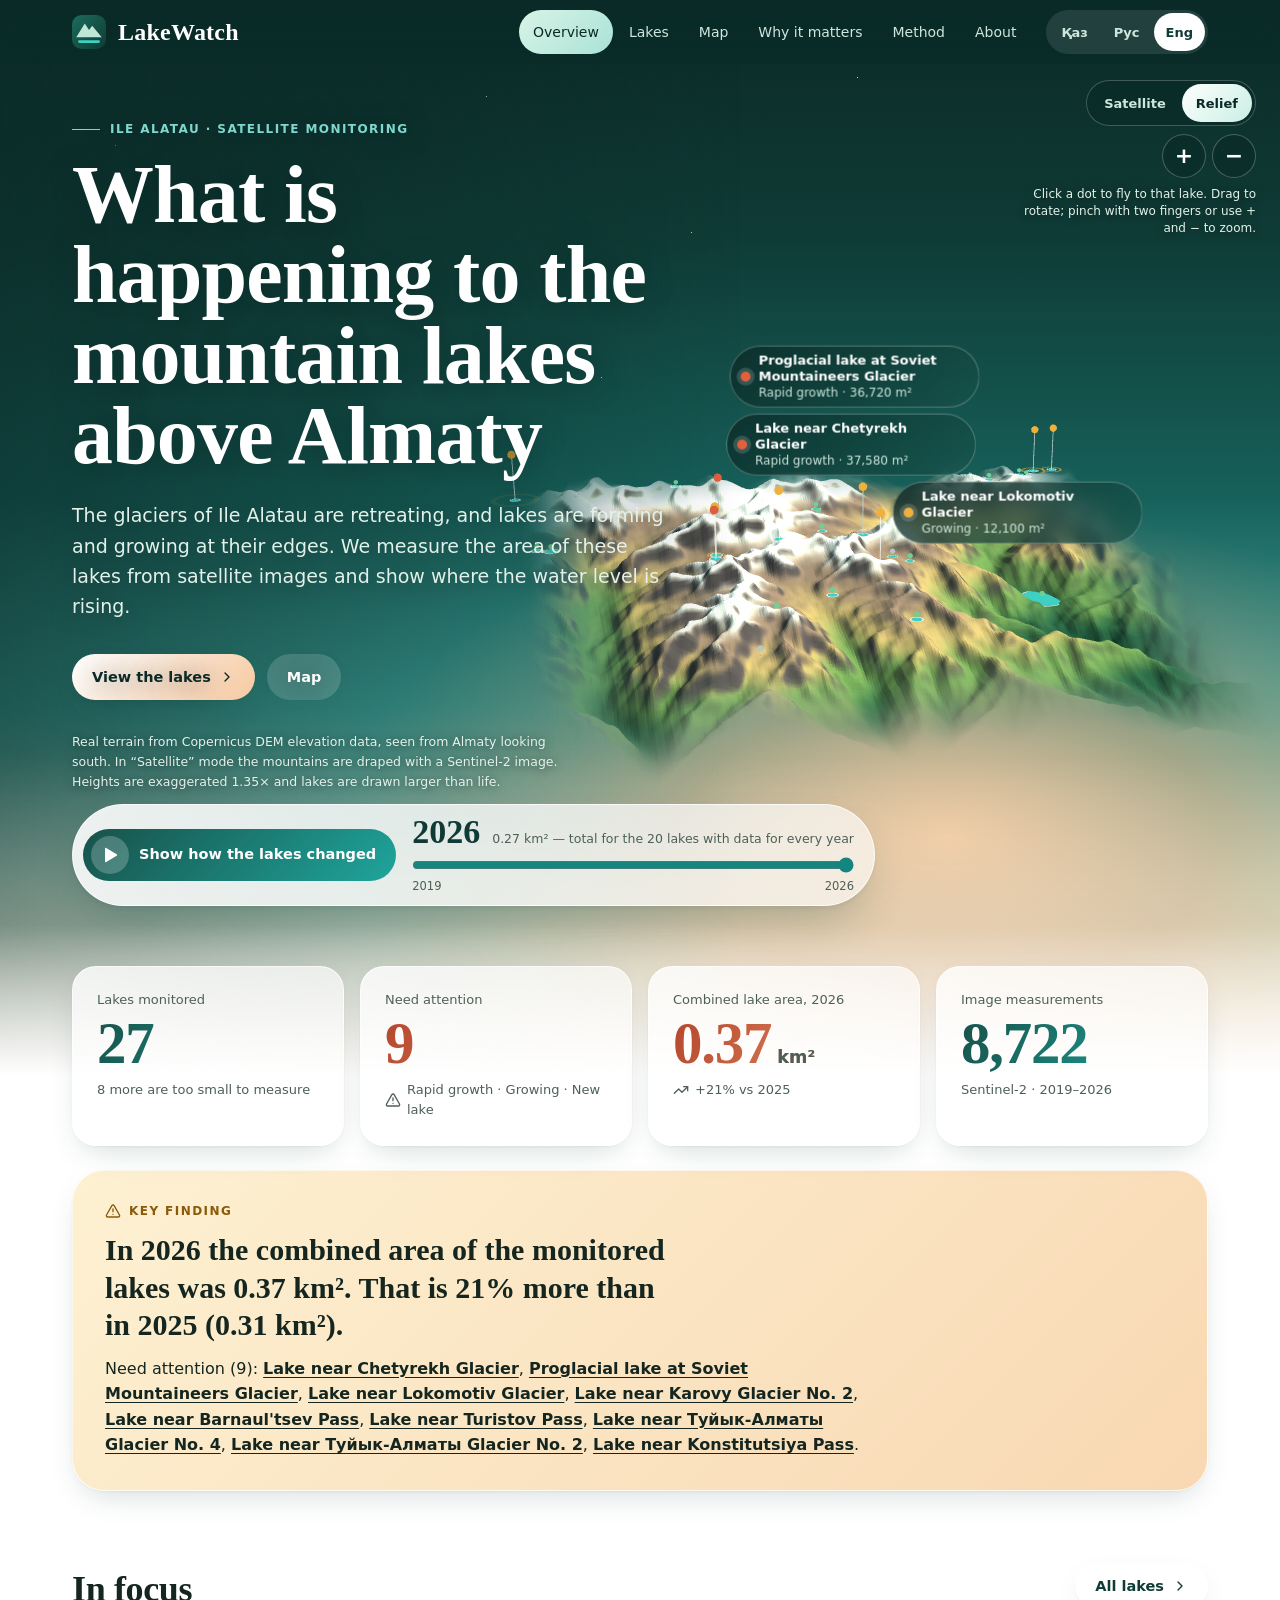
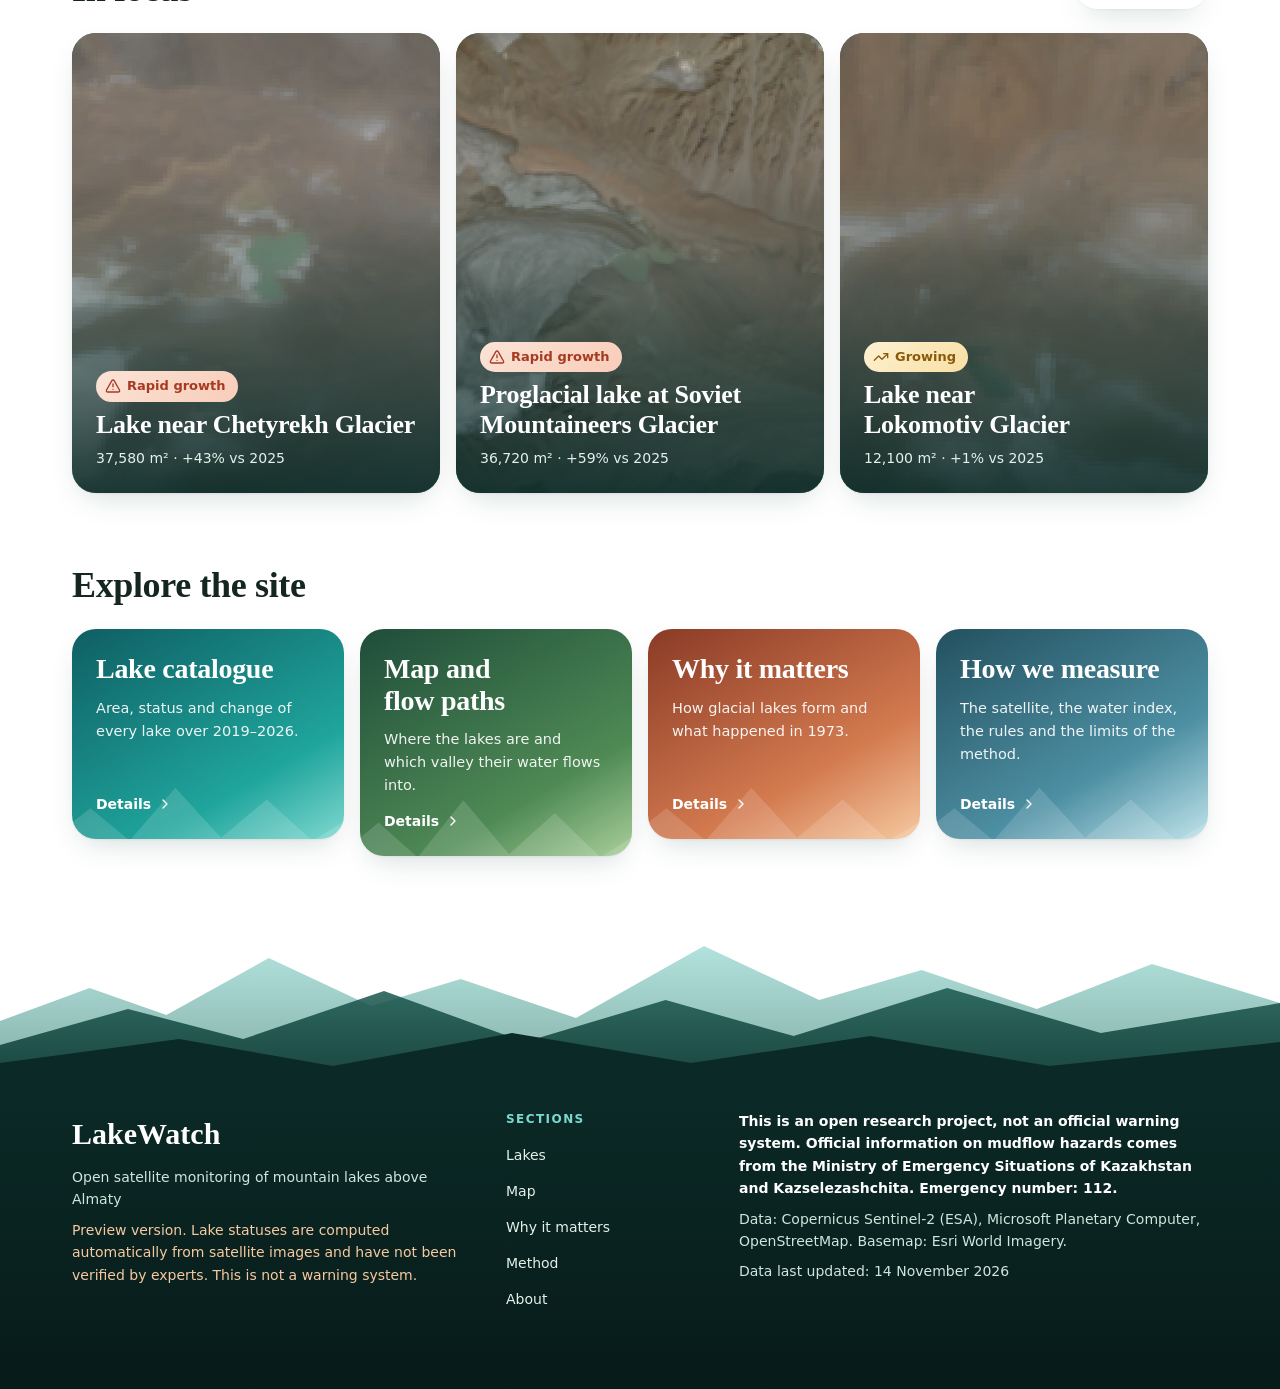
<file: index.html>
<!doctype html>
<html lang="ru">
<head>
  <meta charset="utf-8">
  <meta name="viewport" content="width=device-width, initial-scale=1">
  <title>LakeWatch · Озёра Иле-Алатау</title>
  <meta name="description" content="Открытый спутниковый мониторинг горных озёр над Алматы. Алматы үстіндегі тау көлдерін ашық бақылау. Open satellite monitoring of mountain lakes above Almaty.">
  <meta name="theme-color" content="#0f3b36">
  <!-- Политика безопасности: страница выполняет только собственные скрипты, не отправляет никуда данные,
       не встраивает чужие объекты. Картинки карты — только с сервера спутниковой подложки. -->
  <meta http-equiv="Content-Security-Policy" content="default-src 'self'; script-src 'self'; style-src 'self' 'unsafe-inline' https://fonts.googleapis.com; font-src https://fonts.gstatic.com; img-src 'self' data: blob: https://server.arcgisonline.com; connect-src 'self'; object-src 'none'; base-uri 'self'; form-action 'none'">
  <meta name="referrer" content="strict-origin-when-cross-origin">
  <link rel="icon" href="data:image/svg+xml,%3Csvg xmlns='http://www.w3.org/2000/svg' viewBox='0 0 32 32'%3E%3Crect width='32' height='32' rx='9' fill='%230f3b36'/%3E%3Cpath d='M4 21 12 8l4 6 3-4 9 11z' fill='%23bfe6d6'/%3E%3Cpath d='M7 25h18' stroke='%233fd0c4' stroke-width='2.6' stroke-linecap='round'/%3E%3C/svg%3E">
  <link rel="preconnect" href="https://fonts.googleapis.com">
  <link rel="preconnect" href="https://fonts.gstatic.com" crossorigin>
  <link rel="stylesheet" href="https://fonts.googleapis.com/css2?family=Cormorant+Garamond:wght@500;600;700&family=Inter:wght@400;500;600&display=swap">
  <link rel="stylesheet" href="vendor/leaflet.min.css">
  <link rel="stylesheet" href="css/styles.css">
</head>
<body>
  <!-- Тексты ниже — запасные (по-русски): их видно, даже если скрипт ещё не загрузился.
       Потом js/app.js заменяет их на выбранный язык. -->
  <a class="skip-link" href="#main" data-i18n="a11y.skip">Перейти к содержанию</a>
  <div id="progress" class="progress" role="progressbar" aria-label="Загрузка" hidden></div>

  <header class="site-header">
    <div class="wrap header-row">
      <a href="#/" class="brand" aria-label="LakeWatch">
        <svg class="brand-mark" viewBox="0 0 32 32" aria-hidden="true">
          <defs><linearGradient id="bm" x1="0" y1="0" x2="1" y2="1"><stop offset="0" stop-color="#1c6b5c"/><stop offset="1" stop-color="#0f3b36"/></linearGradient></defs>
          <rect width="32" height="32" rx="9" fill="url(#bm)"/><path d="M4 21 12 8l4 6 3-4 9 11z" fill="#bfe6d6"/><path d="M7 25h18" stroke="#3fd0c4" stroke-width="2.6" stroke-linecap="round"/></svg>
        <b data-i18n="app.brand">LakeWatch</b>
      </a>
      <nav class="nav" aria-label="Main">
        <a href="#/" data-nav="home" data-i18n="nav.home">Обзор</a>
        <a href="#/lakes" data-nav="lakes" data-i18n="nav.lakes">Озёра</a>
        <a href="#/map" data-nav="map" data-i18n="nav.map">Карта</a>
        <a href="#/risk" data-nav="risk" data-i18n="nav.risk">Почему опасно</a>
        <a href="#/method" data-nav="method" data-i18n="nav.method">Метод</a>
        <a href="#/about" data-nav="about" data-i18n="nav.about">О проекте</a>
      </nav>
      <div class="lang" role="group" aria-label="Language / Тіл / Язык">
        <button type="button" data-lang="kk" lang="kk" aria-label="Қазақша">Қаз</button>
        <button type="button" data-lang="ru" lang="ru" aria-label="Русский">Рус</button>
        <button type="button" data-lang="en" lang="en" aria-label="English">Eng</button>
      </div>
    </div>
  </header>

  <!-- сцена: 3D-рельеф или шапка страницы; содержимое рисует js/app.js -->
  <div id="stage">
    <section class="page-head boot" aria-hidden="true">
      <div class="ridges"><i></i><i></i><i></i></div>
      <div class="wrap">
        <p class="kicker label">Иле-Алатау · спутниковый мониторинг</p>
        <h1>Что происходит с горными озёрами над Алматы</h1>
      </div>
    </section>
  </div>

  <main id="main" tabindex="-1">
    <div id="view" class="wrap">
      <div class="boot-msg" role="status"><span class="spinner" aria-hidden="true"></span><span data-i18n="loading">Загрузка…</span></div>
      <noscript><p class="boot-msg">Для работы сайта нужен включённый JavaScript. / Сайт жұмыс істеуі үшін JavaScript қосулы болуы керек. / Please enable JavaScript.</p></noscript>
    </div>
  </main>

  <footer class="site-footer">
    <div class="ridge" aria-hidden="true"><i></i><i></i><i></i></div>
    <div class="footer-body">
      <div class="wrap footer-grid">
        <div>
          <p class="footer-brand" data-i18n="app.brand">LakeWatch</p>
          <p data-i18n="app.tagline">Открытый спутниковый мониторинг горных озёр над Алматы</p>
          <p class="beta" data-i18n="beta.notice"></p>
        </div>
        <nav aria-label="Footer">
          <p class="footer-h" data-i18n="footer.nav">Разделы</p>
          <a href="#/lakes" data-i18n="nav.lakes">Озёра</a>
          <a href="#/map" data-i18n="nav.map">Карта</a>
          <a href="#/risk" data-i18n="nav.risk">Почему опасно</a>
          <a href="#/method" data-i18n="nav.method">Метод</a>
          <a href="#/about" data-i18n="nav.about">О проекте</a>
        </nav>
        <div>
          <p class="disclaimer" data-i18n="disclaimer">Это открытый исследовательский проект, а не официальная система оповещения. Официальная информация о селевой опасности — МЧС Республики Казахстан и ГУ «Казселезащита». Экстренный номер: 112.</p>
          <p data-i18n="footer.data"></p>
          <p id="updated"></p>
        </div>
      </div>
    </div>
  </footer>

  <div id="tooltip" class="tooltip" role="status" hidden></div>

  <!-- Библиотеки лежат рядом с сайтом (папка vendor), а не грузятся с чужих серверов:
       если чужой сервер взломают или он упадёт, на наш сайт это не повлияет. -->
  <script src="vendor/leaflet.min.js"></script>
  <script src="vendor/three.min.js"></script>
  <script type="module" src="js/app.js"></script>
</body>
</html>
</file>
<file: css/styles.css>
/* LakeWatch — оформление.
   Идея: цвета взяты у самих гор — хвойный лес, мох, ледниковая бирюза, лёд, песок морены,
   рассветный персик. Блоки не разделены линиями и «стенами»: фон страницы — один длинный
   градиент, панели полупрозрачные, а шапки плавно перетекают в содержимое.
   Правила доступности сохранены: контраст текста ≥ 4.5:1, видимый фокус, зоны нажатия ≥ 44px,
   состояние передаётся цветом + иконкой + текстом, анимации отключаются по настройке системы. */

:root {
  /* природа */
  --pine-900: #0b2a27; --pine-800: #0f3b36; --pine-700: #17524a; --pine-600: #1f6b5e;
  --moss-500: #5f8f5a; --moss-300: #a9cf9a; --mist-100: #e6f3ec;
  --glacier-600: #14857f; --glacier-500: #1fa59c; --glacier-300: #7fd8cf; --ice-100: #e3f5f3;
  --sand-100: #f6f1e4; --sand-200: #ece3cd; --stone-500: #7c7466;
  --dawn-300: #f6c9a0; --dawn-500: #e89a6c; --ember-600: #b5452c;
  /* роли */
  --fg: #14261f;
  --muted: #4d6058;
  --primary: var(--glacier-600);
  --water: var(--glacier-500);
  --median: #c2572f;
  --alert: #a63a22;  --alert-a: #fbe3d6; --alert-b: #f8cdb9;
  --watch: #8a5a09;  --watch-a: #fdf1d2; --watch-b: #f8dfa3;
  --normal: #1f6b4a; --normal-a: #e2f4e6; --normal-b: #c5e8cf;
  --info: #4d6058;   --info-a: #eef2ee;   --info-b: #dde6df;
  --glass: linear-gradient(145deg, rgba(255, 255, 255, .82), rgba(255, 255, 255, .5));
  --glass-line: rgba(255, 255, 255, .75);
  --shadow: 0 1px 2px rgba(15, 59, 54, .05), 0 12px 32px -12px rgba(15, 59, 54, .22);
  --shadow-lift: 0 2px 4px rgba(15, 59, 54, .06), 0 22px 48px -16px rgba(15, 59, 54, .32);
  --s-1: 4px; --s-2: 8px; --s-3: 12px; --s-4: 16px; --s-5: 24px; --s-6: 32px; --s-7: 48px; --s-8: 72px;
  --r-sm: 10px; --r-md: 16px; --r-lg: 24px; --r-xl: 32px;
  --font: "Inter", system-ui, -apple-system, "Segoe UI", Roboto, "Noto Sans", sans-serif;
  --display: "Cormorant Garamond", "Iowan Old Style", Georgia, "Times New Roman", serif;
  --ease: cubic-bezier(.2, .7, .2, 1);
  --fast: 140ms; --base: 240ms;
  color-scheme: light;
}

/* ---------- основа ---------- */
*, *::before, *::after { box-sizing: border-box; }
html { scroll-behavior: smooth; -webkit-text-size-adjust: 100%; }
body {
  margin: 0; color: var(--fg); min-height: 100vh;
  font: 400 16px/1.6 var(--font);
  -webkit-font-smoothing: antialiased; text-rendering: optimizeLegibility;
  /* один длинный градиент на всю страницу: песок → туман → лёд → песок, плюс мягкие цветные пятна */
  background:
    radial-gradient(60vw 50vh at 8% 22%, rgba(169, 207, 154, .38), transparent 70%),
    radial-gradient(55vw 45vh at 96% 38%, rgba(127, 216, 207, .34), transparent 70%),
    radial-gradient(60vw 50vh at 30% 82%, rgba(246, 201, 160, .40), transparent 70%),
    linear-gradient(180deg, var(--sand-100) 0%, var(--mist-100) 34%, var(--ice-100) 66%, var(--sand-100) 100%);
  background-attachment: fixed;
}
h1, h2, h3 { margin: 0; line-height: 1.12; font-family: var(--display); font-weight: 600; letter-spacing: -.01em; text-wrap: balance; }
h1 { font-size: clamp(34px, 5.4vw, 64px); }
h2 { font-size: clamp(26px, 3vw, 36px); }
h3 { font-size: 22px; }
p { margin: 0; }
a { color: var(--pine-600); text-underline-offset: 3px; }
.wrap { max-width: 1200px; margin: 0 auto; padding-inline: var(--s-4); }
@media (min-width: 768px) { .wrap { padding-inline: var(--s-6); } }
.muted { color: var(--muted); }
.num { font-variant-numeric: tabular-nums; }
.icon { width: 20px; height: 20px; flex: none; }
.icon.sm { width: 16px; height: 16px; }
:focus-visible { outline: 3px solid var(--glacier-500); outline-offset: 3px; border-radius: 6px; }
main:focus, h1[tabindex="-1"]:focus { outline: none; }
.skip-link { position: absolute; left: var(--s-4); top: -100px; z-index: 3000; background: var(--pine-800); color: #fff; padding: var(--s-3) var(--s-4); border-radius: var(--r-sm); font-weight: 600; }
.skip-link:focus { top: var(--s-2); }
.label { font-size: 12px; font-weight: 600; letter-spacing: .12em; text-transform: uppercase; }

/* ---------- шапка сайта: полупрозрачная, поверх сцены ---------- */
.site-header { position: sticky; top: 0; z-index: 1000; background: linear-gradient(180deg, rgba(11, 42, 39, .88), rgba(11, 42, 39, .62)); backdrop-filter: blur(14px) saturate(1.3); color: #fff; }
.header-row { display: flex; align-items: center; gap: var(--s-4); min-height: 64px; flex-wrap: wrap; padding-block: var(--s-2); }
.brand { display: flex; align-items: center; gap: var(--s-3); text-decoration: none; color: #fff; margin-right: auto; min-height: 44px; }
.brand-mark { width: 34px; height: 34px; flex: none; }
.brand b { font-family: var(--display); font-size: 24px; font-weight: 600; letter-spacing: .01em; }
.nav { display: flex; gap: 2px; flex-wrap: wrap; }
.nav a { color: #cfe6dd; text-decoration: none; font-weight: 500; font-size: 14px; padding: 0 14px; min-height: 44px; display: inline-flex; align-items: center; border-radius: 999px; transition: color var(--fast) var(--ease), background var(--fast) var(--ease); }
.nav a:hover { color: #fff; background: rgba(255, 255, 255, .1); }
.nav a[aria-current] { color: var(--pine-900); background: linear-gradient(135deg, #d9f3e7, #a9e3d6); }
.lang { display: flex; padding: 3px; gap: 2px; background: rgba(255, 255, 255, .1); border-radius: 999px; }
.lang button { border: 0; background: transparent; color: #cfe6dd; font: 600 13px/1 var(--font); padding: 0 12px; min-width: 46px; min-height: 38px; border-radius: 999px; cursor: pointer; transition: background var(--fast) var(--ease), color var(--fast) var(--ease); }
.lang button:hover { color: #fff; }
.lang button[aria-pressed="true"] { background: #fff; color: var(--pine-800); }
@media (max-width: 900px) { .nav { order: 3; width: 100%; overflow-x: auto; flex-wrap: nowrap; scrollbar-width: none; margin-inline: -8px; } .nav a { white-space: nowrap; } }

/* ---------- сцена: небо рассвета, 3D-рельеф, плавный переход в страницу ---------- */
.hero3d {
  position: relative; overflow: hidden; color: #fff; isolation: isolate; margin-top: -64px; padding-top: 64px;
  display: flex; flex-direction: column; min-height: min(96vh, 900px);
  background:
    radial-gradient(70% 46% at 74% 78%, rgba(246, 201, 160, .95) 0%, rgba(232, 154, 108, .5) 30%, rgba(232, 154, 108, 0) 68%),
    linear-gradient(180deg, #0b2a27 0%, #0f3b36 22%, #17605a 46%, #3fa39a 66%, #a9d8c2 82%, #f1dcbd 100%);
}
.hero3d.compact { min-height: clamp(440px, 64vh, 620px); }
.hero3d::before {              /* редкие звёзды в тёмной части неба */
  content: ""; position: absolute; inset: 0 0 55% 0; z-index: -1; opacity: .75; pointer-events: none;
  background-image:
    radial-gradient(1px 1px at 9% 30%, #fff 50%, transparent 51%), radial-gradient(1.5px 1.5px at 23% 62%, #fff 50%, transparent 51%),
    radial-gradient(1px 1px at 38% 20%, #fff 50%, transparent 51%), radial-gradient(1px 1px at 54% 48%, #fff 50%, transparent 51%),
    radial-gradient(1.5px 1.5px at 67% 16%, #fff 50%, transparent 51%), radial-gradient(1px 1px at 81% 40%, #fff 50%, transparent 51%),
    radial-gradient(1px 1px at 92% 22%, #fff 50%, transparent 51%), radial-gradient(1px 1px at 47% 78%, #fff 50%, transparent 51%);
}
/* Низ сцены и шапок страниц растворяется в фоне: маска делает блок прозрачным к нижнему краю,
   поэтому границы между шапкой и страницей нет вообще, какой бы цвет ни был под ней. */
.hero3d, .page-head { -webkit-mask-image: linear-gradient(180deg, #000 0%, #000 86%, transparent 100%); mask-image: linear-gradient(180deg, #000 0%, #000 86%, transparent 100%); }
.hero3d::after {
  content: ""; position: absolute; inset: auto 0 0 0; height: 30%; z-index: 1; pointer-events: none;
  background: linear-gradient(180deg, rgba(246, 241, 228, 0) 0%, rgba(246, 241, 228, .5) 100%);
}
.t3d { position: absolute; inset: 64px 0 0 0; z-index: 0; opacity: 0; transition: opacity 900ms var(--ease); }
.t3d.is-ready { opacity: 1; }
.t3d canvas { width: 100%; height: 100%; display: block; cursor: grab; touch-action: pan-y; }
.t3d canvas.is-drag { cursor: grabbing; }
.t3d-labels { position: absolute; inset: 0; pointer-events: none; overflow: hidden; }
.t3d-label {
  position: absolute; left: 0; top: 0; pointer-events: auto; will-change: transform;
  display: inline-flex; align-items: center; gap: 8px; max-width: 250px; min-height: 44px; padding: 6px 14px 6px 10px;
  border-radius: 999px; text-decoration: none; color: #fff;
  background: linear-gradient(135deg, rgba(11, 42, 39, .78), rgba(23, 82, 74, .62)); border: 1px solid rgba(255, 255, 255, .28); backdrop-filter: blur(8px);
  transition: border-color var(--fast) var(--ease), background var(--fast) var(--ease);
}
a.t3d-label:hover, .t3d-label.is-focus { border-color: rgba(255, 255, 255, .8); background: linear-gradient(135deg, rgba(11, 42, 39, .95), rgba(23, 82, 74, .85)); }
.t3d-label i { width: 10px; height: 10px; border-radius: 50%; flex: none; box-shadow: 0 0 0 4px rgba(255, 255, 255, .16); }
.t3d-label.lvl-alert i { background: #e2603c; } .t3d-label.lvl-watch i { background: #f0b13c; }
.t3d-label.lvl-normal i { background: #6fcf97; } .t3d-label.lvl-info i { background: #b9c7c0; }
.t3d-label b { display: block; font-size: 13px; font-weight: 600; line-height: 1.25; }
.t3d-label small { display: block; font-size: 12px; color: #cfe6dd; line-height: 1.3; font-variant-numeric: tabular-nums; }

.hero3d-inner { width: 100%; position: relative; z-index: 2; pointer-events: none; flex: 1; display: flex; flex-direction: column; justify-content: space-between; gap: var(--s-6); padding-block: var(--s-7) 170px; }
.hero3d-inner a, .hero3d-inner button { pointer-events: auto; }
.hero3d-text { max-width: 620px; text-shadow: 0 2px 24px rgba(11, 42, 39, .55); }
.kicker { display: inline-flex; align-items: center; gap: 10px; color: var(--glacier-300); margin-bottom: var(--s-4); }
.kicker::before { content: ""; width: 28px; height: 1px; background: currentColor; }
.hero3d h1 { font-size: clamp(40px, 6.4vw, 84px); line-height: .98; font-weight: 600; }
.hero3d.compact h1 { font-size: clamp(32px, 4.4vw, 56px); line-height: 1.02; max-width: 18ch; }
.hero3d .lead { margin-top: var(--s-5); color: #e3f1ea; font-size: clamp(16px, 1.5vw, 19px); max-width: 50ch; }
.hero-actions { display: flex; gap: var(--s-3); flex-wrap: wrap; margin-top: var(--s-6); }
.hero-foot { display: grid; gap: var(--s-3); justify-items: start; }
.t3d-caption { font-size: 12.5px; max-width: 62ch; color: #e3f1ea; text-shadow: 0 1px 10px rgba(11, 42, 39, .7); }
.t3d-hint { display: inline-flex; align-items: center; gap: 8px; padding: 8px 14px; border-radius: 999px; background: rgba(255, 255, 255, .6); backdrop-filter: blur(6px); color: var(--pine-800); font-size: 11px; }
/* «машина времени»: кнопка запуска, год и ползунок */
.tm { pointer-events: auto; display: flex; align-items: center; gap: var(--s-4); padding: 10px 20px 10px 10px; border-radius: 999px;
  background: linear-gradient(135deg, rgba(255, 255, 255, .9), rgba(255, 255, 255, .62)); border: 1px solid rgba(255, 255, 255, .8);
  backdrop-filter: blur(10px); box-shadow: var(--shadow-lift); color: var(--pine-800); max-width: 100%; }
.tm-play { border: 0; cursor: pointer; display: inline-flex; align-items: center; gap: 10px; min-height: 52px; padding: 0 20px 0 8px; border-radius: 999px;
  font: 600 14.5px/1.2 var(--font); color: #fff; background: linear-gradient(135deg, var(--pine-700), var(--glacier-500)); text-align: left;
  transition: transform var(--fast) var(--ease), filter var(--fast) var(--ease); }
.tm-play:hover { transform: translateY(-1px); filter: brightness(1.08); }
.tm-play[aria-pressed="true"] { background: linear-gradient(135deg, var(--ember-600), var(--dawn-500)); }
.tm-ico { width: 38px; height: 38px; border-radius: 50%; background: rgba(255, 255, 255, .22); display: grid; place-items: center; flex: none; }
.tm-ico .icon { fill: currentColor; stroke: none; }
.tm-body { display: grid; gap: 2px; min-width: 220px; }
.tm-read { display: flex; align-items: baseline; gap: var(--s-3); }
.tm-year { font-family: var(--display); font-size: 34px; font-weight: 600; line-height: 1; font-variant-numeric: lining-nums proportional-nums; }
.tm-total { font-size: 12.5px; color: var(--muted); }
.tm input[type=range] { width: 100%; height: 28px; margin: 0; accent-color: var(--glacier-600); cursor: pointer; }
.tm-ends { display: flex; justify-content: space-between; font-size: 11.5px; color: var(--muted); margin-top: -4px; }
@media (max-width: 899px) {
  .tm { flex-direction: column; align-items: stretch; border-radius: var(--r-lg); padding: var(--s-3); }
  .tm-play { justify-content: flex-start; }
  .tm-body { min-width: 0; padding-inline: var(--s-2); }
}
.hero3d .breadcrumb, .hero3d .breadcrumb a { color: #e3f1ea; }
.hero3d .name-note { color: #e3f1ea; }

/* на широком экране слева под заголовком лёгкая тень, чтобы текст читался поверх снега */
@media (min-width: 900px) {
  .t3d::after { content: ""; position: absolute; inset: 0; pointer-events: none;
    background: linear-gradient(90deg, rgba(11, 42, 39, .62) 0%, rgba(11, 42, 39, .28) 34%, rgba(11, 42, 39, 0) 58%); }
}

/* телефон: текст, затем сцена отдельным блоком */
@media (max-width: 899px) {
  .hero3d, .hero3d.compact { min-height: 0; }
  .hero3d-inner { display: contents; }
  .hero3d-inner > * { position: relative; z-index: 2; padding-inline: var(--s-4); }
  .hero3d-inner > nav { order: 0; padding-top: var(--s-3); }
  .hero3d-text { order: 1; max-width: none; padding-top: var(--s-6); }
  .hero3d-inner > nav + .hero3d-text { padding-top: var(--s-2); }
  .t3d { order: 2; position: relative; inset: auto; height: 360px; margin-top: var(--s-2); }
  .hero3d.compact .t3d { height: 300px; }
  .hero-foot { order: 3; padding-bottom: var(--s-6); }
  .t3d-hint { display: none; }
  .t3d-label { min-height: 0; width: 34px; height: 34px; padding: 0; justify-content: center; }
  .t3d-label span { display: none; }
}
/* без WebGL: рисованный силуэт хребта */
.hero3d.no-3d .t3d { opacity: 1; }
.hero3d.no-3d .t3d::before, .hero3d.no-3d .t3d::after { content: ""; position: absolute; inset: auto 0 0 0; }
.hero3d.no-3d .t3d::before { height: 64%; background: linear-gradient(180deg, #2b7f78, #17524a); clip-path: polygon(0 100%, 0 58%, 8% 44%, 15% 60%, 24% 22%, 31% 48%, 39% 30%, 47% 56%, 57% 10%, 66% 46%, 74% 26%, 84% 52%, 92% 34%, 100% 50%, 100% 100%); }
.hero3d.no-3d .t3d::after { height: 42%; background: linear-gradient(180deg, #17524a, #0f3b36); clip-path: polygon(0 100%, 0 60%, 12% 36%, 22% 62%, 34% 30%, 46% 66%, 60% 28%, 72% 60%, 86% 34%, 100% 58%, 100% 100%); }

/* ---------- шапка обычной страницы: градиент + рисованные хребты ---------- */
.page-head {
  position: relative; overflow: hidden; color: #fff; margin-top: -64px; padding: calc(64px + var(--s-8)) 0 calc(var(--s-8) + 70px);
  background:
    radial-gradient(60% 80% at 82% 100%, rgba(246, 201, 160, .8) 0%, rgba(232, 154, 108, 0) 62%),
    linear-gradient(165deg, #0b2a27 0%, #135048 42%, #2f8f86 78%, #9fd3bd 100%);
}
.page-head .ridges { position: absolute; inset: auto 0 0 0; height: 190px; pointer-events: none; }
.page-head .ridges i { position: absolute; inset: 0; }
.page-head .ridges i:nth-child(1) { background: linear-gradient(180deg, rgba(31, 107, 94, .75), rgba(169, 207, 154, .5)); clip-path: polygon(0 100%, 0 52%, 7% 34%, 13% 50%, 22% 14%, 30% 46%, 37% 28%, 46% 54%, 56% 8%, 65% 44%, 73% 24%, 82% 50%, 91% 20%, 100% 46%, 100% 100%); }
.page-head .ridges i:nth-child(2) { background: linear-gradient(180deg, rgba(169, 207, 154, .8), rgba(230, 243, 236, .85)); clip-path: polygon(0 100%, 0 72%, 10% 50%, 19% 70%, 30% 40%, 41% 72%, 52% 46%, 62% 68%, 74% 38%, 86% 66%, 100% 48%, 100% 100%); }
.page-head .ridges i:nth-child(3) { background: linear-gradient(180deg, rgba(230, 243, 236, .9), var(--sand-100)); clip-path: polygon(0 100%, 0 88%, 14% 72%, 26% 90%, 40% 68%, 54% 88%, 68% 70%, 82% 90%, 100% 74%, 100% 100%); }
.page-head .wrap { position: relative; z-index: 1; }
.page-head h1 { max-width: 18ch; }
.page-head .lead { margin-top: var(--s-4); max-width: 60ch; color: #e3f1ea; font-size: 18px; }
body[data-stage="page"] #view { margin-top: calc(-1 * var(--s-6)); position: relative; z-index: 2; }
body[data-stage="hero"] #view { margin-top: -110px; position: relative; z-index: 2; }

/* ---------- панели: стекло вместо стен ---------- */
.glass { background: var(--glass); border: 1px solid var(--glass-line); border-radius: var(--r-lg); box-shadow: var(--shadow); backdrop-filter: blur(10px); }
.section { margin-top: var(--s-8); }
.section-head { display: flex; align-items: flex-end; justify-content: space-between; gap: var(--s-4); flex-wrap: wrap; margin-bottom: var(--s-5); }
.section-head p { color: var(--muted); max-width: 60ch; margin-top: var(--s-2); }
.fade-in { animation: fade-in 420ms var(--ease) both; }
@keyframes fade-in { from { opacity: 0; transform: translateY(10px); } to { opacity: 1; transform: none; } }

/* цифры: крупный шрифт, залитый градиентом */
.figures { display: grid; grid-template-columns: repeat(2, minmax(0, 1fr)); gap: var(--s-4); margin: 0; }
@media (min-width: 900px) { .figures { grid-template-columns: repeat(4, minmax(0, 1fr)); } .figures.six { grid-template-columns: repeat(3, minmax(0, 1fr)); } }
@media (min-width: 1160px) { .figures.six { grid-template-columns: repeat(6, minmax(0, 1fr)); } }
.figure { padding: var(--s-5); border-radius: var(--r-lg); background: var(--glass); border: 1px solid var(--glass-line); box-shadow: var(--shadow); display: flex; flex-direction: column; gap: 6px; min-width: 0; }
.figure dt { font-size: 13px; font-weight: 500; color: var(--muted); line-height: 1.35; }
.figure dd { margin: 0; font-family: var(--display); font-weight: 600; font-size: clamp(38px, 4.6vw, 62px); line-height: 1; letter-spacing: -.02em;
  background: linear-gradient(120deg, var(--pine-700), var(--glacier-500)); -webkit-background-clip: text; background-clip: text; color: transparent; }
.figure dd small { font-family: var(--font); font-size: .3em; font-weight: 600; letter-spacing: 0; margin-left: 6px; color: var(--muted); -webkit-text-fill-color: var(--muted); }
.figure .note { display: inline-flex; align-items: center; gap: 6px; font-size: 13px; color: var(--muted); }
.figure.attn dd, .figure.up dd { background-image: linear-gradient(120deg, var(--ember-600), var(--dawn-500)); }
.figure.down dd { background-image: linear-gradient(120deg, #2c5d7a, var(--glacier-500)); }
.figures.compact .figure { padding: var(--s-4); }
.figures.compact .figure dd { font-size: clamp(28px, 2.6vw, 38px); }
.figures.compact .figure dt { min-height: 2.7em; }

/* главный вывод: панель с градиентом по состоянию */
.statement { margin-top: var(--s-5); padding: var(--s-6); border-radius: var(--r-xl); display: grid; gap: var(--s-3); box-shadow: var(--shadow); border: 1px solid var(--glass-line); }
.statement h2 { font: 600 12px/1 var(--font); letter-spacing: .12em; text-transform: uppercase; display: inline-flex; gap: 8px; align-items: center; }
.statement p { font-family: var(--display); font-size: clamp(22px, 2.4vw, 30px); line-height: 1.25; font-weight: 600; max-width: 38ch; }
.statement .links { color: var(--fg); max-width: 75ch; }
.statement .links a { font-weight: 600; color: inherit; }
.statement.lvl-alert { background: linear-gradient(135deg, var(--alert-a), var(--dawn-300) 140%); } .statement.lvl-alert h2 { color: var(--alert); }
.statement.lvl-watch { background: linear-gradient(135deg, var(--watch-a), var(--dawn-300) 160%); } .statement.lvl-watch h2 { color: var(--watch); }
.statement.lvl-normal { background: linear-gradient(135deg, var(--normal-a), var(--glacier-300) 170%); } .statement.lvl-normal h2 { color: var(--normal); }
.statement.lvl-info { background: linear-gradient(135deg, var(--info-a), var(--ice-100)); } .statement.lvl-info h2 { color: var(--info); }

/* плитки разделов — у каждой свой природный градиент */
.tiles { display: grid; grid-template-columns: 1fr; gap: var(--s-4); list-style: none; margin: 0; padding: 0; }
@media (min-width: 720px) { .tiles { grid-template-columns: repeat(2, minmax(0, 1fr)); } }
@media (min-width: 1100px) { .tiles { grid-template-columns: repeat(4, minmax(0, 1fr)); } }
.tile { display: flex; flex-direction: column; gap: var(--s-3); min-height: 210px; padding: var(--s-5); border-radius: var(--r-lg); color: #fff; text-decoration: none; position: relative; overflow: hidden; box-shadow: var(--shadow); transition: transform var(--base) var(--ease), box-shadow var(--base) var(--ease); }
.tile:hover { transform: translateY(-4px); box-shadow: var(--shadow-lift); }
.tile::after { content: ""; position: absolute; inset: auto -10% -30% -10%; height: 70%; background: rgba(255, 255, 255, .14); clip-path: polygon(0 100%, 0 60%, 14% 36%, 26% 58%, 40% 22%, 54% 56%, 68% 30%, 82% 58%, 100% 34%, 100% 100%); pointer-events: none; }
.tile h3 { font-size: 28px; }
.tile p { font-size: 14.5px; color: rgba(255, 255, 255, .92); max-width: 30ch; }
.tile .go { margin-top: auto; display: inline-flex; align-items: center; gap: 6px; font-weight: 600; font-size: 14px; position: relative; z-index: 1; }
.tile.t-lake { background: linear-gradient(150deg, #0f5e63, #1fa59c 70%, #7fd8cf); }
.tile.t-moss { background: linear-gradient(150deg, #1f4d3a, #4f8a55 70%, #a9cf9a); }
.tile.t-dawn { background: linear-gradient(150deg, #8a3a26, #d37a4f 65%, #f6c9a0); }
.tile.t-ice { background: linear-gradient(150deg, #23515f, #4d8fa3 65%, #bfe3ea); }

/* карточки с фотографией озера */
.featured { display: grid; grid-template-columns: 1fr; gap: var(--s-4); list-style: none; margin: 0; padding: 0; }
@media (min-width: 820px) { .featured { grid-template-columns: repeat(3, minmax(0, 1fr)); } }
.photo-card { position: relative; display: block; border-radius: var(--r-lg); overflow: hidden; aspect-ratio: 4 / 5; color: #fff; text-decoration: none; box-shadow: var(--shadow); background: linear-gradient(160deg, var(--pine-700), var(--glacier-500)); transition: transform var(--base) var(--ease), box-shadow var(--base) var(--ease); }
.photo-card:hover { transform: translateY(-4px); box-shadow: var(--shadow-lift); }
.photo-card img { position: absolute; inset: 0; width: 100%; height: 100%; object-fit: cover; transition: transform 700ms var(--ease); }
.photo-card:hover img { transform: scale(1.05); }
.photo-card::after { content: ""; position: absolute; inset: 0; background: linear-gradient(180deg, rgba(11, 42, 39, .05) 30%, rgba(11, 42, 39, .55) 68%, rgba(11, 42, 39, .9) 100%); }
.photo-card .cap { position: absolute; inset: auto 0 0 0; z-index: 1; padding: var(--s-5); display: grid; gap: var(--s-2); }
.photo-card .badge { justify-self: start; }
.photo-card h3 { font-size: 26px; }
.photo-card .sub { font-size: 14px; color: #e3f1ea; }

/* крупные цифры шрифтом с засечками: обычные (не табличные) цифры, иначе между ними большие просветы */
.figure dd, .row .area, .map-side .area, .frame-year, .step .n, .timeline b { font-variant-numeric: lining-nums proportional-nums; }

/* состояния */
.badge { display: inline-flex; align-items: center; gap: 6px; font-size: 13px; font-weight: 600; padding: 5px 12px 5px 9px; border-radius: 999px; white-space: nowrap; }
.badge.lvl-alert { color: var(--alert); background: linear-gradient(135deg, var(--alert-a), var(--alert-b)); }
.badge.lvl-watch { color: var(--watch); background: linear-gradient(135deg, var(--watch-a), var(--watch-b)); }
.badge.lvl-normal { color: var(--normal); background: linear-gradient(135deg, var(--normal-a), var(--normal-b)); }
.badge.lvl-info { color: var(--info); background: linear-gradient(135deg, var(--info-a), var(--info-b)); }
.chip { font-size: 12px; font-weight: 500; color: var(--muted); border-radius: 999px; padding: 4px 10px; background: rgba(255, 255, 255, .6); }
.hero3d .chip { color: #fff; background: rgba(255, 255, 255, .18); }
.delta { display: inline-flex; align-items: center; gap: 4px; font-size: 14px; font-weight: 600; color: var(--muted); white-space: nowrap; }
.delta.up, .chg.up { color: var(--alert); } .delta.down, .chg.down { color: #2c5d7a; }

/* каталог озёр */
.filters { display: flex; gap: var(--s-2); flex-wrap: wrap; }
.filters button { border: 0; cursor: pointer; font: 600 14px/1 var(--font); color: var(--pine-700); min-height: 44px; padding: 0 16px; border-radius: 999px; background: rgba(255, 255, 255, .62); display: inline-flex; align-items: center; gap: 8px; transition: background var(--fast) var(--ease), color var(--fast) var(--ease); }
.filters button:hover { background: #fff; }
.filters button[aria-pressed="true"] { color: #fff; background: linear-gradient(135deg, var(--pine-700), var(--glacier-500)); }
.filters .count { font-weight: 500; opacity: .75; font-variant-numeric: tabular-nums; }
.index { list-style: none; margin: var(--s-5) 0 0; padding: 0; display: grid; gap: var(--s-3); }
.index > li[hidden] { display: none; }
.row { display: grid; grid-template-columns: minmax(0, 1fr); gap: var(--s-3); align-items: center; padding: var(--s-4) var(--s-5); border-radius: var(--r-lg); text-decoration: none; color: inherit; background: var(--glass); border: 1px solid var(--glass-line); box-shadow: var(--shadow); transition: transform var(--base) var(--ease), box-shadow var(--base) var(--ease); }
.row:hover { transform: translateY(-2px); box-shadow: var(--shadow-lift); }
.row h3 { font-size: 24px; }
.row .where { font-size: 13.5px; color: var(--muted); display: block; margin-top: 2px; }
.row .area { font-family: var(--display); font-size: 30px; font-weight: 600; line-height: 1; white-space: nowrap; color: var(--pine-700); }
.row .area small { font-family: var(--font); font-size: 12px; font-weight: 600; color: var(--muted); margin-left: 4px; }
.row .meta { display: flex; gap: var(--s-4); align-items: center; flex-wrap: wrap; }
.row .go { color: var(--glacier-600); }
@media (min-width: 980px) { .row { grid-template-columns: minmax(0, 1.5fr) auto 132px 88px 140px 20px; gap: var(--s-5); } .row .meta { display: contents; } }
.spark { width: 132px; height: 40px; display: block; }
.spark .bar { fill: rgba(23, 82, 74, .22); }
.spark .bar.last { fill: var(--glacier-500); }
.empty { color: var(--muted); padding: var(--s-6) 0; }

/* карта */
.map-layout { display: grid; grid-template-columns: 1fr; gap: var(--s-4); }
@media (min-width: 980px) { .map-layout { grid-template-columns: minmax(0, 1fr) 340px; align-items: start; } .map-side { position: sticky; top: 88px; } }
#map, #lake-map { border-radius: var(--r-lg); overflow: hidden; box-shadow: var(--shadow); background: var(--ice-100); z-index: 0; }
#map { height: min(72vh, 680px); min-height: 420px; }
#lake-map { height: 360px; }
.map-side { padding: var(--s-5); display: grid; gap: var(--s-4); }
.map-side h3 { font-size: 26px; }
.map-side .area { font-family: var(--display); font-size: 40px; font-weight: 600; line-height: 1; color: var(--pine-700); }
.map-legend { display: grid; gap: var(--s-2); font-size: 13.5px; color: var(--muted); }
.map-legend span { display: flex; align-items: center; gap: 10px; }
.map-legend i { width: 22px; border-top: 3px solid; border-radius: 2px; flex: none; }
.map-pin { display: block; width: 16px; height: 16px; border-radius: 50%; border: 2.5px solid #fff; box-shadow: 0 2px 6px rgba(0, 0, 0, .5); cursor: pointer; }
.map-pin.big { width: 24px; height: 24px; }
.map-pin.on { outline: 3px solid #fff; outline-offset: 3px; }
.map-pin.lvl-alert { background: #d2522f; } .map-pin.lvl-watch { background: #e0a021; }
.map-pin.lvl-normal { background: #3f9a68; } .map-pin.lvl-info { background: #8a968f; }
.leaflet-container { font-family: var(--font); }

/* страница озера */
.breadcrumb { display: flex; align-items: center; gap: 4px; font-size: 14px; list-style: none; padding: 0; margin: 0; flex-wrap: wrap; }
.breadcrumb a { display: inline-flex; align-items: center; min-height: 44px; text-decoration: none; font-weight: 500; }
.breadcrumb a:hover { text-decoration: underline; }
.breadcrumb li { display: inline-flex; align-items: center; gap: 4px; }
.detail-head { display: flex; gap: var(--s-2); align-items: center; flex-wrap: wrap; margin-bottom: var(--s-4); }
.name-note { font-size: 14px; margin-top: var(--s-3); display: flex; gap: 6px; align-items: flex-start; max-width: 52ch; }
.name-note .icon { margin-top: 3px; }
.tabs { display: flex; gap: 4px; padding: 5px; border-radius: 999px; width: fit-content; max-width: 100%; overflow-x: auto; scrollbar-width: none; background: var(--glass); border: 1px solid var(--glass-line); box-shadow: var(--shadow); position: relative; z-index: 3; scroll-margin-top: 90px; }
.tabs a { min-height: 44px; padding: 0 20px; display: inline-flex; align-items: center; border-radius: 999px; text-decoration: none; font-weight: 600; font-size: 14.5px; color: var(--pine-700); white-space: nowrap; transition: background var(--fast) var(--ease); }
.tabs a:hover { background: rgba(255, 255, 255, .7); }
.tabs a[aria-current] { color: #fff; background: linear-gradient(135deg, var(--pine-700), var(--glacier-500)); }
.detail { margin-top: var(--s-6); display: grid; gap: var(--s-5); }
.lead-text { font-family: var(--display); font-size: clamp(22px, 2.3vw, 28px); line-height: 1.3; font-weight: 500; max-width: 46ch; }
.block { padding: var(--s-6); border-radius: var(--r-lg); background: var(--glass); border: 1px solid var(--glass-line); box-shadow: var(--shadow); min-width: 0; }
.block > h2 { font-size: 28px; margin-bottom: var(--s-4); }
.two-col { display: grid; grid-template-columns: 1fr; gap: var(--s-5); }
@media (min-width: 980px) { .two-col { grid-template-columns: minmax(0, 1.5fr) minmax(0, 1fr); align-items: start; } }
.findings { margin: 0; padding: 0; list-style: none; display: grid; gap: var(--s-3); }
.findings li { display: grid; grid-template-columns: 36px minmax(0, 1fr); gap: var(--s-3); align-items: start; }
.findings .ico { width: 36px; height: 36px; border-radius: 12px; display: grid; place-items: center; color: var(--pine-700); background: linear-gradient(135deg, var(--mist-100), var(--ice-100)); }
.findings li.up .ico { color: var(--alert); background: linear-gradient(135deg, var(--alert-a), var(--alert-b)); }
.findings li.down .ico { color: #2c5d7a; background: linear-gradient(135deg, #e1eef4, #c6dde8); }
.findings p { padding-top: 5px; }
.next-links { display: flex; gap: var(--s-3); flex-wrap: wrap; }
.btn { display: inline-flex; align-items: center; gap: 8px; min-height: 46px; padding: 0 20px; border-radius: 999px; border: 0; text-decoration: none; font: 600 14.5px/1 var(--font); cursor: pointer; color: var(--pine-800); background: rgba(255, 255, 255, .78); box-shadow: var(--shadow); transition: transform var(--fast) var(--ease), background var(--fast) var(--ease); }
.btn:hover { transform: translateY(-1px); background: #fff; }
.btn.primary { color: #fff; background: linear-gradient(135deg, var(--pine-700), var(--glacier-500)); }
.btn.dawn { color: var(--pine-900); background: linear-gradient(135deg, #fff, var(--dawn-300)); }
.btn.ghost { color: #fff; background: rgba(255, 255, 255, .16); box-shadow: none; backdrop-filter: blur(6px); }
.btn.ghost:hover { background: rgba(255, 255, 255, .28); }

/* график */
.chart { width: 100%; height: auto; display: block; overflow: visible; }
.chart .grid { stroke: rgba(23, 82, 74, .14); }
.chart .axis { fill: var(--muted); font-size: 11.5px; font-family: var(--font); font-variant-numeric: tabular-nums; }
.chart .pt { fill: var(--water); opacity: .5; }
.chart .pt.rej { fill: none; stroke: var(--stone-500); opacity: .7; }
.chart .med { fill: none; stroke: var(--median); stroke-width: 2.5; stroke-linejoin: round; }
.chart .med-pt { fill: #fff; stroke: var(--median); stroke-width: 2.5; cursor: pointer; }
.chart .norm { stroke: var(--stone-500); stroke-dasharray: 5 5; stroke-width: 1.5; }
.chart .hit { fill: transparent; }
.legend { display: flex; gap: var(--s-4); flex-wrap: wrap; font-size: 13px; color: var(--muted); margin-top: var(--s-3); align-items: center; }
.legend .key { display: inline-flex; align-items: center; gap: 6px; }
.legend i { display: inline-block; width: 10px; height: 10px; border-radius: 50%; }
.legend i.line { width: 18px; height: 0; border-radius: 0; border-top: 2.5px solid var(--median); }
.legend i.dash { width: 18px; height: 0; border-radius: 0; border-top: 2px dashed var(--stone-500); }
.legend label { display: inline-flex; gap: 8px; align-items: center; cursor: pointer; margin-left: auto; min-height: 44px; }
.legend input { width: 18px; height: 18px; accent-color: var(--glacier-600); }
.tooltip { position: fixed; z-index: 2000; pointer-events: none; background: var(--pine-800); color: #fff; font-size: 13px; font-weight: 500; padding: 6px 12px; border-radius: 999px; white-space: nowrap; box-shadow: var(--shadow-lift); }
.hint-text { font-size: 13px; color: var(--muted); margin-top: var(--s-3); max-width: 75ch; }

/* таблица по годам */
.table-scroll { overflow-x: auto; }
table.years { width: 100%; border-collapse: separate; border-spacing: 0 4px; font-size: 14.5px; }
table.years th { text-align: right; font-weight: 600; color: var(--muted); font-size: 12.5px; padding: 4px 10px; white-space: nowrap; }
table.years td { text-align: right; padding: 10px; white-space: nowrap; }
table.years th:first-child, table.years td:first-child { text-align: left; font-weight: 600; border-radius: 12px 0 0 12px; }
table.years td:last-child { border-radius: 0 12px 12px 0; }
table.years tr.current td { background: linear-gradient(90deg, rgba(127, 216, 207, .35), rgba(169, 207, 154, .3)); }
table.years td.bar-cell { width: 36%; min-width: 90px; }
.bar-track { display: block; height: 8px; border-radius: 999px; background: rgba(23, 82, 74, .1); overflow: hidden; }
.bar-fill { display: block; height: 100%; border-radius: 999px; background: linear-gradient(90deg, var(--moss-300), var(--glacier-500)); }
.chg { display: inline-flex; align-items: center; gap: 4px; justify-content: flex-end; font-weight: 600; } .chg.flat { color: var(--muted); font-weight: 400; }

/* снимки со спутника */
.frames figure { margin: 0 auto; max-width: 760px; }
.frame-box { position: relative; border-radius: var(--r-lg); overflow: hidden; container-type: inline-size; box-shadow: var(--shadow); background: var(--pine-800); }
.frame-box img { width: 100%; aspect-ratio: 1; object-fit: cover; display: block; }
.frame-area { position: absolute; border: 2px dashed rgba(255, 255, 255, .85); border-radius: 6px; pointer-events: none; }
.frame-year { position: absolute; left: var(--s-4); top: var(--s-3); font-family: var(--display); font-size: clamp(40px, 9cqw, 72px); font-weight: 600; line-height: 1; color: #fff; text-shadow: 0 2px 16px rgba(0, 0, 0, .55); }
.frame-scale { position: absolute; right: var(--s-4); bottom: var(--s-4); color: #fff; font-size: 12px; font-weight: 600; text-shadow: 0 1px 6px rgba(0, 0, 0, .7); display: grid; gap: 4px; justify-items: end; }
.frame-scale i { display: block; height: 4px; background: #fff; border-radius: 2px; box-shadow: 0 1px 4px rgba(0, 0, 0, .6); }
.frames input[type=range] { display: block; width: 100%; margin: var(--s-3) 0 0; height: 44px; accent-color: var(--glacier-600); cursor: pointer; }
.frame-years { display: flex; justify-content: space-between; font-size: 13px; color: var(--muted); }
.frames figcaption { font-size: 13.5px; color: var(--muted); margin-top: var(--s-3); }

.facts { display: grid; gap: 2px; margin: 0; }
.facts > div { display: grid; grid-template-columns: minmax(120px, 40%) minmax(0, 1fr); gap: var(--s-4); padding: 10px 0; }
.facts > div + div { border-top: 1px solid rgba(23, 82, 74, .1); }
.facts dt { color: var(--muted); font-size: 14px; }
.facts dd { margin: 0; font-weight: 500; }
.actions { display: flex; gap: var(--s-3); flex-wrap: wrap; margin-top: var(--s-5); }

/* текстовые страницы */
.prose-grid { display: grid; gap: var(--s-4); }
@media (min-width: 900px) { .prose-grid.three { grid-template-columns: repeat(3, minmax(0, 1fr)); } .prose-grid.two { grid-template-columns: repeat(2, minmax(0, 1fr)); } }
.step { padding: var(--s-6); border-radius: var(--r-lg); background: var(--glass); border: 1px solid var(--glass-line); box-shadow: var(--shadow); display: grid; gap: var(--s-3); align-content: start; }
.step .n { font-family: var(--display); font-size: 56px; font-weight: 600; line-height: .9; background: linear-gradient(120deg, var(--glacier-500), var(--moss-300)); -webkit-background-clip: text; background-clip: text; color: transparent; }
.step h2, .step h3 { font-size: 26px; }
.step p { color: var(--fg); }
.timeline { list-style: none; margin: 0; padding: 0; display: grid; gap: var(--s-4); }
.timeline li { display: grid; grid-template-columns: 110px minmax(0, 1fr); gap: var(--s-5); align-items: baseline; padding: var(--s-5) var(--s-6); border-radius: var(--r-lg); background: linear-gradient(120deg, rgba(251, 227, 214, .85), rgba(255, 255, 255, .55)); box-shadow: var(--shadow); }
.timeline b { font-family: var(--display); font-size: 44px; font-weight: 600; line-height: 1; color: var(--ember-600); }
@media (max-width: 600px) { .timeline li { grid-template-columns: 1fr; gap: var(--s-2); } }
.source-list { list-style: none; margin: 0; padding: 0; display: grid; gap: var(--s-2); }
.source-list a { display: inline-flex; align-items: center; gap: 8px; min-height: 44px; font-weight: 500; }
.error-box { margin-top: var(--s-7); padding: var(--s-6); border-radius: var(--r-lg); background: linear-gradient(135deg, var(--alert-a), var(--alert-b)); color: var(--alert); }

/* ---------- подвал: хребты переходят в тёмный лес ---------- */
.site-footer { margin-top: var(--s-8); color: #cfe6dd; font-size: 14px; }
.ridge { position: relative; height: 150px; overflow: hidden; }
.ridge i { position: absolute; inset: 0; }
.ridge i:nth-child(1) { background: linear-gradient(180deg, rgba(127, 216, 207, .55), rgba(31, 107, 94, .55)); clip-path: polygon(0 100%, 0 62%, 7% 40%, 13% 58%, 21% 20%, 29% 52%, 36% 34%, 45% 60%, 55% 12%, 64% 48%, 72% 28%, 81% 54%, 90% 24%, 100% 50%, 100% 100%); }
.ridge i:nth-child(2) { background: linear-gradient(180deg, rgba(31, 107, 94, .8), rgba(15, 59, 54, .9)); clip-path: polygon(0 100%, 0 78%, 10% 54%, 19% 74%, 30% 42%, 41% 76%, 52% 48%, 62% 72%, 74% 40%, 86% 70%, 100% 50%, 100% 100%); }
.ridge i:nth-child(3) { background: var(--pine-900); clip-path: polygon(0 100%, 0 90%, 14% 74%, 26% 92%, 40% 70%, 54% 90%, 68% 72%, 82% 92%, 100% 76%, 100% 100%); }
.footer-body { background: linear-gradient(180deg, var(--pine-900), #071b19); padding: var(--s-6) 0 var(--s-8); }
.footer-grid { display: grid; gap: var(--s-6); grid-template-columns: 1fr; }
@media (min-width: 900px) { .footer-grid { grid-template-columns: 1.2fr .6fr 1.4fr; } }
.footer-grid p + p { margin-top: var(--s-2); }
.footer-brand { font-family: var(--display); font-size: 30px; font-weight: 600; color: #fff; }
.footer-h { color: var(--glacier-300); font-size: 12px; font-weight: 600; letter-spacing: .12em; text-transform: uppercase; margin-bottom: var(--s-2); }
.site-footer nav a { display: flex; align-items: center; min-height: 36px; color: #e3f1ea; text-decoration: none; }
.site-footer nav a:hover { text-decoration: underline; }
.disclaimer { color: #fff; font-weight: 600; }
.beta { margin-top: var(--s-3); color: var(--dawn-300); }

/* ---------- загрузка: полоска вверху, запасной экран до старта скрипта ---------- */
.progress { position: fixed; inset: 0 0 auto 0; height: 3px; z-index: 3000; overflow: hidden; background: rgba(63, 208, 196, .18); }
.progress::after { content: ""; position: absolute; inset: 0 auto 0 0; width: 40%; background: linear-gradient(90deg, var(--glacier-300), var(--glacier-500), var(--dawn-500));
  animation: progress-run 1.1s var(--ease) infinite; }
@keyframes progress-run { from { transform: translateX(-100%); } to { transform: translateX(260%); } }
.boot-msg { display: flex; align-items: center; gap: var(--s-3); padding: var(--s-6) 0; color: var(--muted); font-size: 15px; }
.spinner { width: 20px; height: 20px; border-radius: 50%; border: 2.5px solid rgba(20, 133, 127, .25); border-top-color: var(--glacier-600); animation: spin .8s linear infinite; }
@keyframes spin { to { transform: rotate(360deg); } }
.page-head.boot h1 { max-width: 20ch; }

/* ---------- 3D-сцена: переключатель, подсказка, карточка выбранного озера ---------- */
.t3d-ui { position: absolute; inset: 0; pointer-events: none; z-index: 3; }
.t3d-ui > * { pointer-events: auto; }
.t3d-tools { position: absolute; top: var(--s-4); right: var(--s-5); display: grid; gap: var(--s-2); justify-items: end; }
.t3d-modes { display: flex; padding: 3px; gap: 2px; border-radius: 999px; background: rgba(11, 42, 39, .62); backdrop-filter: blur(8px); border: 1px solid rgba(255, 255, 255, .22); }
.t3d-modes button { border: 0; cursor: pointer; min-height: 38px; padding: 0 14px; border-radius: 999px; font: 600 13px/1 var(--font); color: #cfe6dd; background: transparent; transition: background var(--fast) var(--ease), color var(--fast) var(--ease); }
.t3d-modes button:hover { color: #fff; }
.t3d-modes button[aria-pressed="true"] { color: var(--pine-900); background: linear-gradient(135deg, #fff, #c9efe4); }
.t3d-zoom { display: flex; gap: 6px; }
.t3d-zoom button { width: 44px; height: 44px; border-radius: 50%; border: 1px solid rgba(255, 255, 255, .25); cursor: pointer;
  font: 600 22px/1 var(--font); color: #fff; background: rgba(11, 42, 39, .62); backdrop-filter: blur(8px);
  transition: background var(--fast) var(--ease); }
.t3d-zoom button:hover { background: rgba(11, 42, 39, .85); }
.t3d-tip { margin: 0; max-width: 250px; text-align: right; font-size: 12px; line-height: 1.4; color: #e3f1ea; text-shadow: 0 1px 8px rgba(11, 42, 39, .8); pointer-events: none; }
.t3d-card { position: absolute; right: var(--s-5); top: 110px; width: min(340px, calc(100% - 32px)); display: grid; gap: var(--s-2);
  padding: var(--s-5); border-radius: var(--r-lg); color: var(--fg);
  background: linear-gradient(150deg, rgba(255, 255, 255, .95), rgba(230, 243, 236, .9)); border: 1px solid rgba(255, 255, 255, .9);
  box-shadow: 0 24px 60px -20px rgba(11, 42, 39, .55); backdrop-filter: blur(12px); animation: card-in 260ms var(--ease) both; }
.t3d-card[hidden] { display: none; }
@keyframes card-in { from { opacity: 0; transform: translateY(8px) scale(.98); } to { opacity: 1; transform: none; } }
.t3d-card h3 { font-size: 26px; padding-right: 36px; }
.t3d-card-area { display: flex; align-items: baseline; gap: var(--s-3); flex-wrap: wrap; }
.t3d-card-area b { font-family: var(--display); font-size: 34px; font-weight: 600; line-height: 1; color: var(--pine-700); font-variant-numeric: lining-nums proportional-nums; }
.t3d-card-where { font-size: 13.5px; color: var(--muted); }
.t3d-card-head { font-size: 14px; line-height: 1.45; color: var(--fg); }
.t3d-card-actions { display: grid; grid-template-columns: 46px 1fr 46px; gap: var(--s-2); margin-top: var(--s-2); }
.t3d-card-actions .btn { justify-content: center; }
.t3d-step { border: 0; cursor: pointer; min-height: 46px; border-radius: 999px; display: grid; place-items: center; color: var(--pine-800); background: rgba(255, 255, 255, .85); box-shadow: var(--shadow); }
.t3d-step:hover { background: #fff; }
.t3d-step[data-act="prev"] .icon { transform: rotate(180deg); }
.t3d-card-count { font-size: 12px; color: var(--muted); text-align: center; }
.t3d-close { position: absolute; top: 10px; right: 10px; width: 40px; height: 40px; border: 0; border-radius: 50%; cursor: pointer; font-size: 24px; line-height: 1; color: var(--pine-800); background: rgba(255, 255, 255, .7); }
.t3d-close:hover { background: #fff; }
@media (max-width: 899px) {
  .t3d-tools { top: var(--s-2); right: var(--s-2); }
  .t3d-tip { display: none; }
  .t3d-card { inset: auto var(--s-2) var(--s-2) var(--s-2); width: auto; top: auto; padding: var(--s-4); gap: 6px; }
  .t3d-card h3 { font-size: 21px; }
  .t3d-card-area b { font-size: 26px; }
  .t3d-card-head, .t3d-card-where, .t3d-card-count, .t3d-card .badge { display: none; }
  body[data-stage="hero"] #view { margin-top: 0; }     /* на телефоне сцена — отдельный блок, не заезжаем на неё */
  .t3d-card-actions { margin-top: 2px; }
  .hero3d .t3d { height: 440px; }
  .hero3d.compact .t3d { height: 380px; }
}

/* ---------- сели, которые уже случались ---------- */
.mud-figures { margin-bottom: var(--s-6); }
.muds { list-style: none; margin: 0; padding: 0; display: grid; gap: var(--s-5); }
.mud { display: grid; grid-template-columns: 1fr; gap: var(--s-3); }
@media (min-width: 900px) { .mud { grid-template-columns: 150px minmax(0, 1fr); gap: var(--s-5); } }
.mud-year { font-family: var(--display); font-weight: 600; font-size: clamp(48px, 6vw, 76px); line-height: .9; font-variant-numeric: lining-nums proportional-nums;
  background: linear-gradient(160deg, var(--ember-600), var(--dawn-500)); -webkit-background-clip: text; background-clip: text; color: transparent; }
@media (min-width: 900px) { .mud-year { position: sticky; top: 96px; align-self: start; } }
.mud-body { padding: var(--s-6); border-radius: var(--r-lg); background: var(--glass); border: 1px solid var(--glass-line); box-shadow: var(--shadow); display: grid; gap: var(--s-3); min-width: 0; }
.mud-meta { display: flex; align-items: center; gap: var(--s-3); flex-wrap: wrap; font-size: 14px; color: var(--muted); }
.mud-kind { display: inline-flex; align-items: center; gap: 6px; font-size: 13px; font-weight: 600; padding: 5px 12px 5px 9px; border-radius: 999px; }
.mud-kind.kind-outburst { color: var(--alert); background: linear-gradient(135deg, var(--alert-a), var(--alert-b)); }
.mud-kind.kind-rain { color: #2c5d7a; background: linear-gradient(135deg, #e1eef4, #c6dde8); }
.mud-kind.kind-human { color: var(--watch); background: linear-gradient(135deg, var(--watch-a), var(--watch-b)); }
.mud-body h3 { font-size: 30px; }
.mud-place { color: var(--muted); font-size: 15px; }
.mud-grid { display: grid; gap: var(--s-5); grid-template-columns: 1fr; margin-top: var(--s-2); }
@media (min-width: 900px) { .mud-grid { grid-template-columns: minmax(0, 1.3fr) minmax(0, 1fr); } .mud-grid.no-img { grid-template-columns: 1fr; } }
.mud-facts { margin: 0; display: grid; gap: var(--s-4); align-content: start; }
.mud-facts dt { font-size: 12px; font-weight: 600; letter-spacing: .12em; text-transform: uppercase; color: var(--glacier-600); margin-bottom: 4px; }
.mud-facts dd { margin: 0; line-height: 1.6; }
.mud-fig { margin: 0; }
.mud-fig img { width: 100%; aspect-ratio: 1; object-fit: cover; border-radius: var(--r-md); display: block; box-shadow: var(--shadow); background: var(--pine-800); }
.mud-fig figcaption { font-size: 13px; color: var(--muted); margin-top: var(--s-2); }
.mud-src summary { cursor: pointer; font-weight: 600; font-size: 14px; color: var(--pine-600); min-height: 44px; display: flex; align-items: center; }
.mud-src .source-list { margin-top: var(--s-1); }

@media (prefers-reduced-motion: reduce) {
  html { scroll-behavior: auto; }
  *, *::before, *::after { animation-duration: .01ms !important; transition-duration: .01ms !important; }
}
</file>
